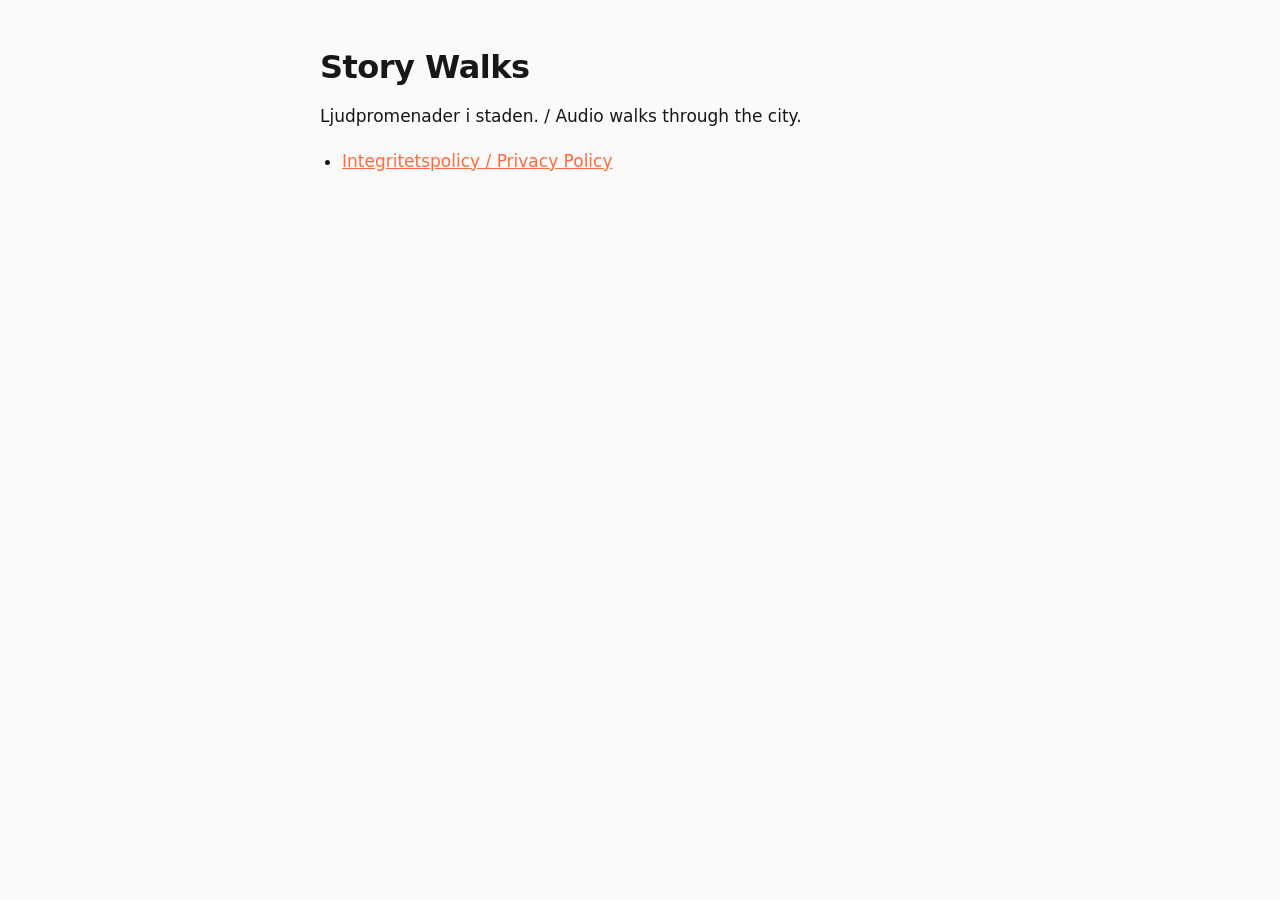
<file: index.html>
<!doctype html>
<html lang="sv">
<head>
<meta charset="utf-8">
<meta name="viewport" content="width=device-width, initial-scale=1">
<title>Story Walks</title>
<link rel="stylesheet" href="stil.css">
</head>
<body>
<main>
<h1>Story Walks</h1>
<p>Ljudpromenader i staden. / Audio walks through the city.</p>
<ul>
<li><a href="integritet/">Integritetspolicy / Privacy Policy</a></li>
</ul>
</main>
</body>
</html>
</file>
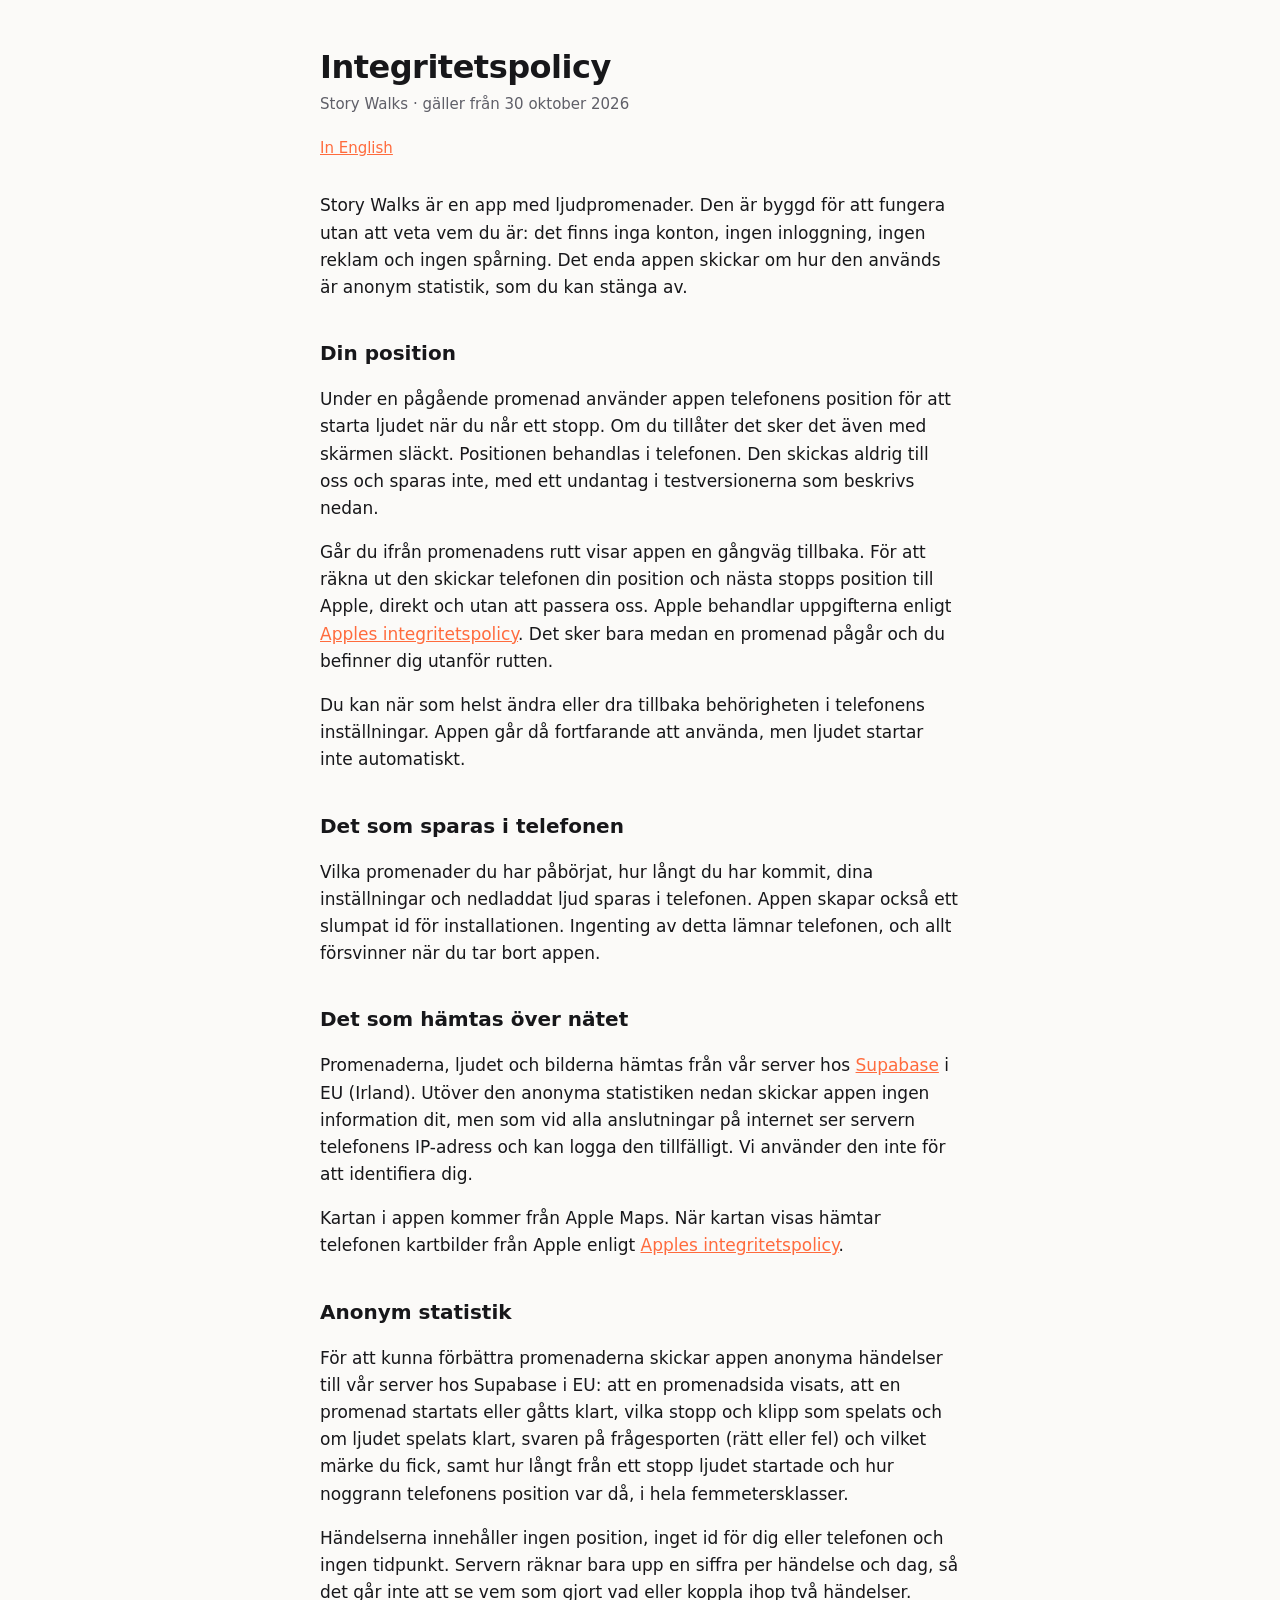
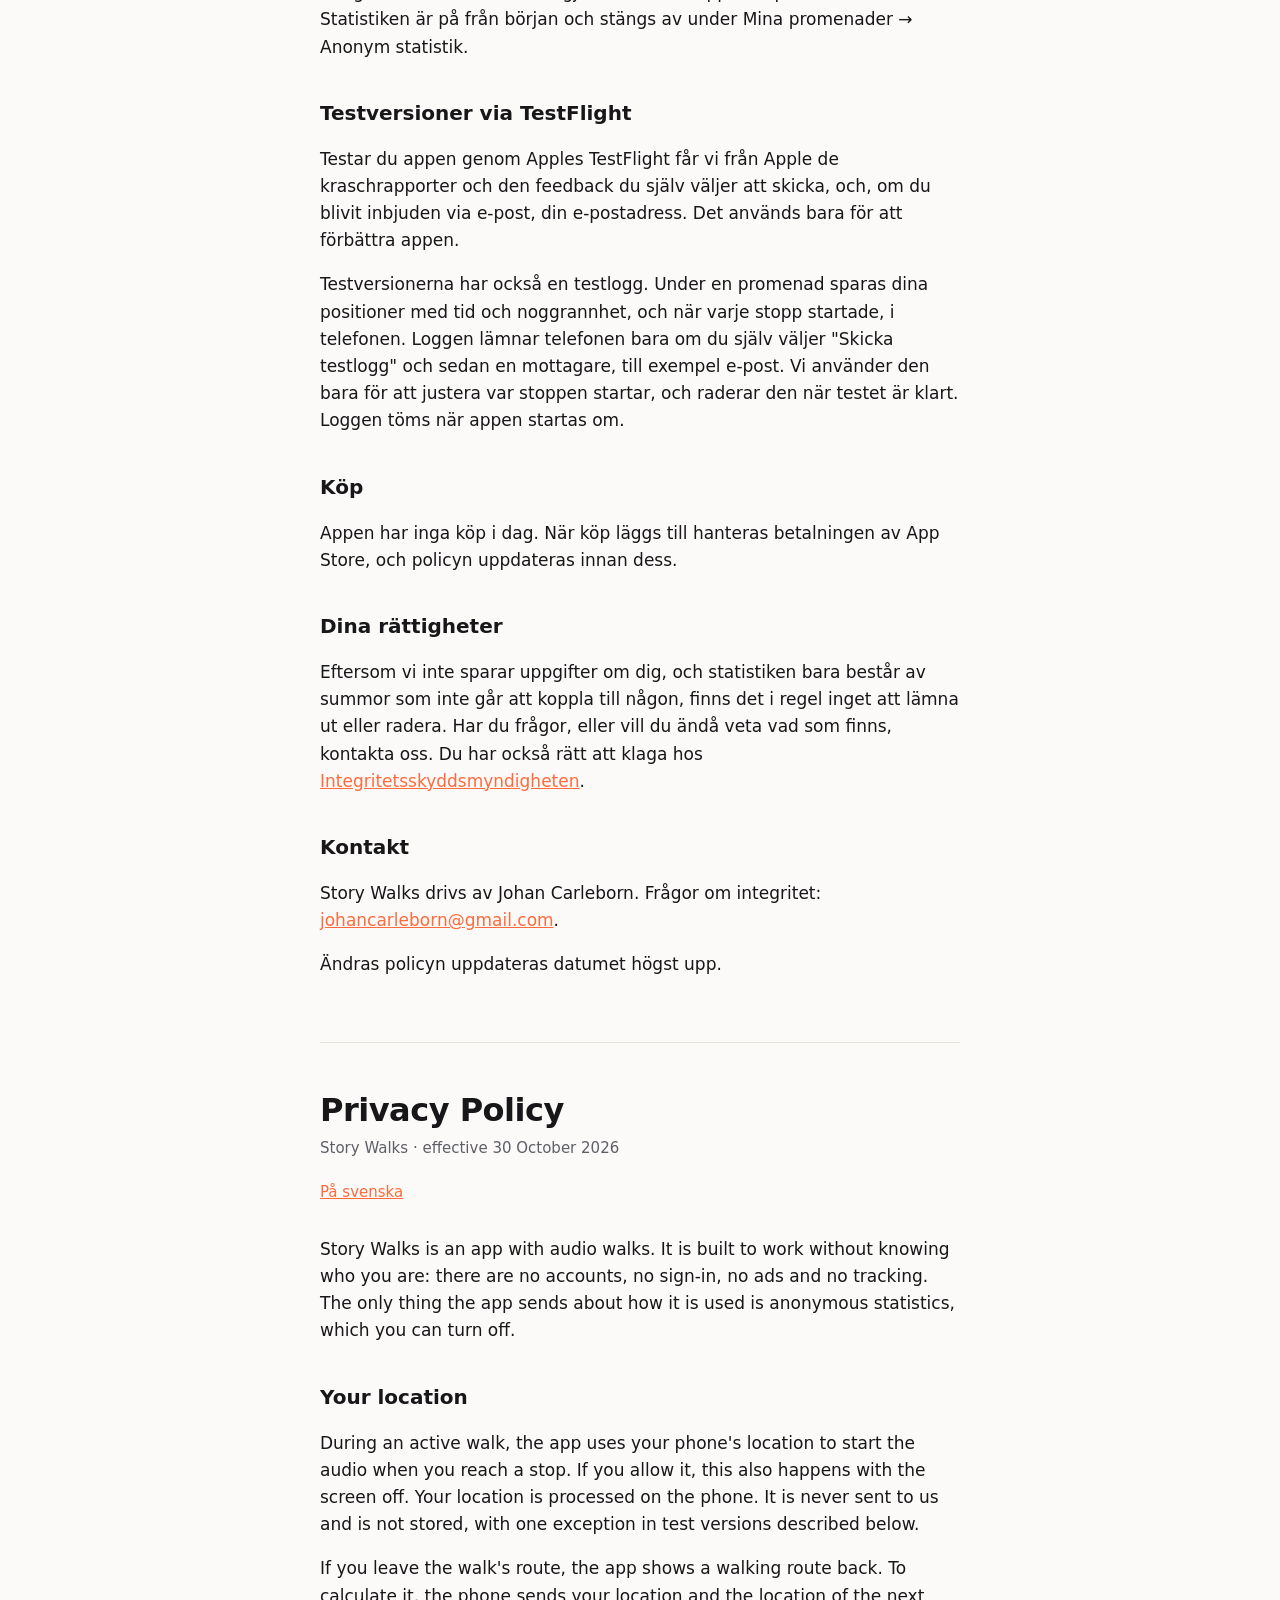
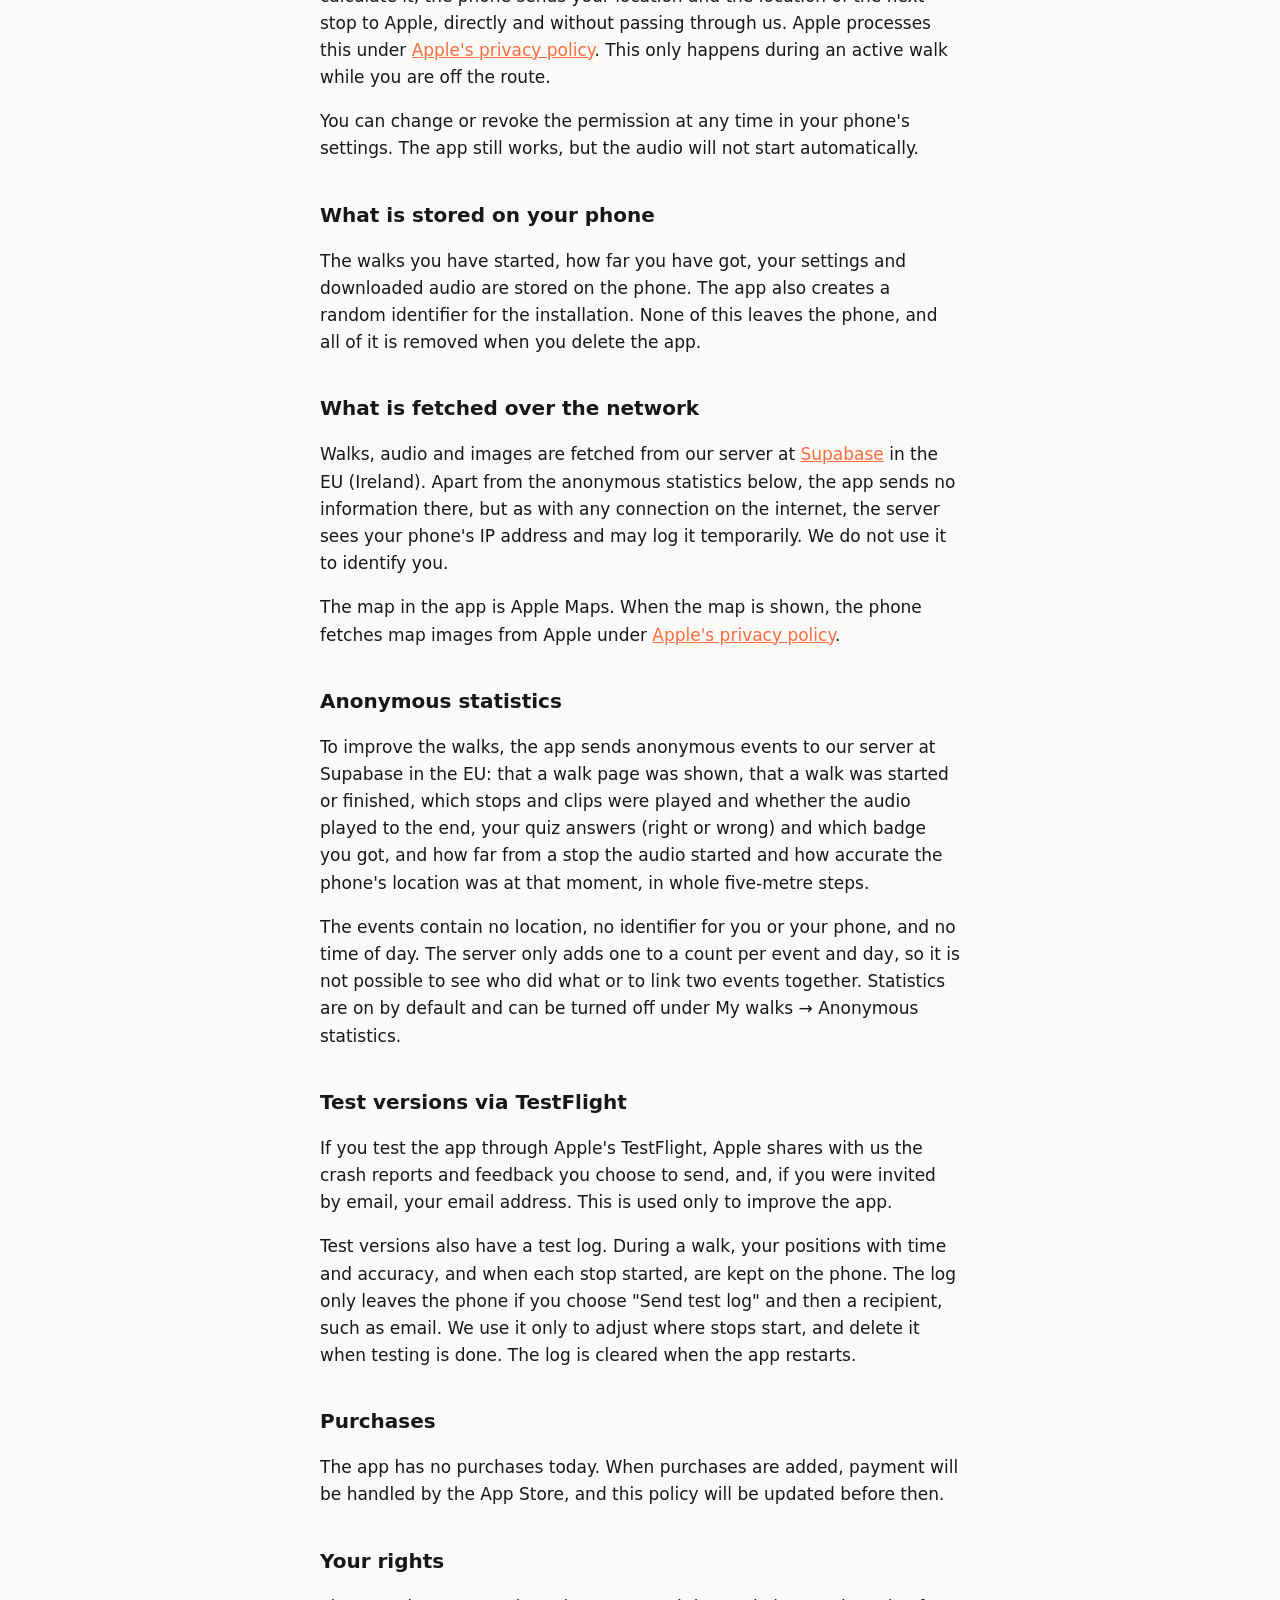
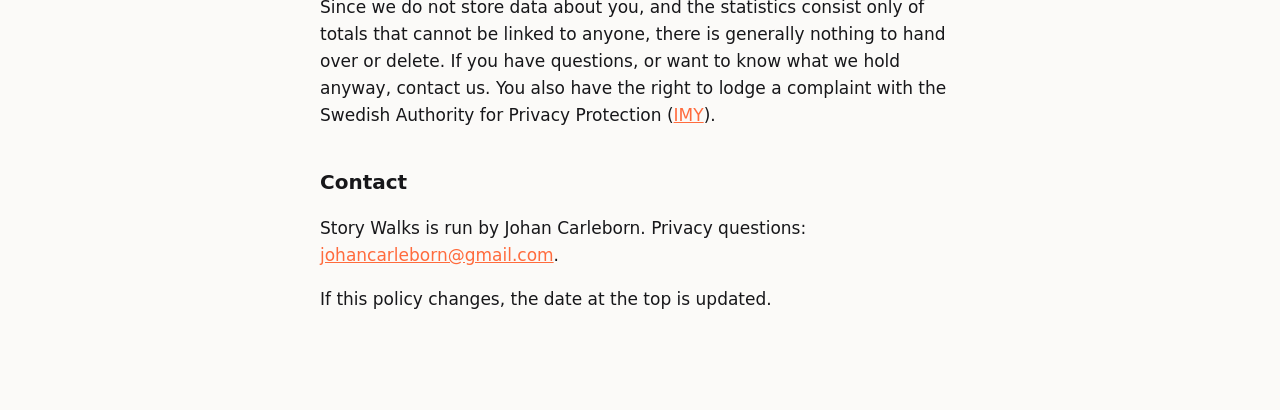
<file: integritet/index.html>
<!doctype html>
<html lang="sv">
<head>
<meta charset="utf-8">
<meta name="viewport" content="width=device-width, initial-scale=1">
<title>Integritetspolicy – Story Walks</title>
<link rel="stylesheet" href="../stil.css">
</head>
<body>
<main>

<section id="sv" lang="sv">
<h1>Integritetspolicy</h1>
<p class="datum">Story Walks · gäller från 30 oktober 2026</p>
<p class="sprak"><a href="#en">In English</a></p>

<p>Story Walks är en app med ljudpromenader. Den är byggd för att fungera utan att veta vem du är: det finns inga konton, ingen inloggning, ingen reklam och ingen spårning. Det enda appen skickar om hur den används är anonym statistik, som du kan stänga av.</p>

<h2>Din position</h2>
<p>Under en pågående promenad använder appen telefonens position för att starta ljudet när du når ett stopp. Om du tillåter det sker det även med skärmen släckt. Positionen behandlas i telefonen. Den skickas aldrig till oss och sparas inte, med ett undantag i testversionerna som beskrivs nedan.</p>
<p>Går du ifrån promenadens rutt visar appen en gångväg tillbaka. För att räkna ut den skickar telefonen din position och nästa stopps position till Apple, direkt och utan att passera oss. Apple behandlar uppgifterna enligt <a href="https://www.apple.com/legal/privacy/">Apples integritetspolicy</a>. Det sker bara medan en promenad pågår och du befinner dig utanför rutten.</p>
<p>Du kan när som helst ändra eller dra tillbaka behörigheten i telefonens inställningar. Appen går då fortfarande att använda, men ljudet startar inte automatiskt.</p>

<h2>Det som sparas i telefonen</h2>
<p>Vilka promenader du har påbörjat, hur långt du har kommit, dina inställningar och nedladdat ljud sparas i telefonen. Appen skapar också ett slumpat id för installationen. Ingenting av detta lämnar telefonen, och allt försvinner när du tar bort appen.</p>

<h2>Det som hämtas över nätet</h2>
<p>Promenaderna, ljudet och bilderna hämtas från vår server hos <a href="https://supabase.com/privacy">Supabase</a> i EU (Irland). Utöver den anonyma statistiken nedan skickar appen ingen information dit, men som vid alla anslutningar på internet ser servern telefonens IP-adress och kan logga den tillfälligt. Vi använder den inte för att identifiera dig.</p>
<p>Kartan i appen kommer från Apple Maps. När kartan visas hämtar telefonen kartbilder från Apple enligt <a href="https://www.apple.com/legal/privacy/">Apples integritetspolicy</a>.</p>

<h2>Anonym statistik</h2>
<p>För att kunna förbättra promenaderna skickar appen anonyma händelser till vår server hos Supabase i EU: att en promenadsida visats, att en promenad startats eller gåtts klart, vilka stopp och klipp som spelats och om ljudet spelats klart, svaren på frågesporten (rätt eller fel) och vilket märke du fick, samt hur långt från ett stopp ljudet startade och hur noggrann telefonens position var då, i hela femmetersklasser.</p>
<p>Händelserna innehåller ingen position, inget id för dig eller telefonen och ingen tidpunkt. Servern räknar bara upp en siffra per händelse och dag, så det går inte att se vem som gjort vad eller koppla ihop två händelser. Statistiken är på från början och stängs av under Mina promenader → Anonym statistik.</p>

<h2>Testversioner via TestFlight</h2>
<p>Testar du appen genom Apples TestFlight får vi från Apple de kraschrapporter och den feedback du själv väljer att skicka, och, om du blivit inbjuden via e-post, din e-postadress. Det används bara för att förbättra appen.</p>
<p>Testversionerna har också en testlogg. Under en promenad sparas dina positioner med tid och noggrannhet, och när varje stopp startade, i telefonen. Loggen lämnar telefonen bara om du själv väljer "Skicka testlogg" och sedan en mottagare, till exempel e-post. Vi använder den bara för att justera var stoppen startar, och raderar den när testet är klart. Loggen töms när appen startas om.</p>

<h2>Köp</h2>
<p>Appen har inga köp i dag. När köp läggs till hanteras betalningen av App Store, och policyn uppdateras innan dess.</p>

<h2>Dina rättigheter</h2>
<p>Eftersom vi inte sparar uppgifter om dig, och statistiken bara består av summor som inte går att koppla till någon, finns det i regel inget att lämna ut eller radera. Har du frågor, eller vill du ändå veta vad som finns, kontakta oss. Du har också rätt att klaga hos <a href="https://www.imy.se">Integritetsskyddsmyndigheten</a>.</p>

<h2>Kontakt</h2>
<p>Story Walks drivs av Johan Carleborn. Frågor om integritet: <a href="mailto:johancarleborn@gmail.com">johancarleborn@gmail.com</a>.</p>
<p>Ändras policyn uppdateras datumet högst upp.</p>
</section>

<hr>

<section id="en" lang="en">
<h1>Privacy Policy</h1>
<p class="datum">Story Walks · effective 30 October 2026</p>
<p class="sprak"><a href="#sv">På svenska</a></p>

<p>Story Walks is an app with audio walks. It is built to work without knowing who you are: there are no accounts, no sign-in, no ads and no tracking. The only thing the app sends about how it is used is anonymous statistics, which you can turn off.</p>

<h2>Your location</h2>
<p>During an active walk, the app uses your phone's location to start the audio when you reach a stop. If you allow it, this also happens with the screen off. Your location is processed on the phone. It is never sent to us and is not stored, with one exception in test versions described below.</p>
<p>If you leave the walk's route, the app shows a walking route back. To calculate it, the phone sends your location and the location of the next stop to Apple, directly and without passing through us. Apple processes this under <a href="https://www.apple.com/legal/privacy/">Apple's privacy policy</a>. This only happens during an active walk while you are off the route.</p>
<p>You can change or revoke the permission at any time in your phone's settings. The app still works, but the audio will not start automatically.</p>

<h2>What is stored on your phone</h2>
<p>The walks you have started, how far you have got, your settings and downloaded audio are stored on the phone. The app also creates a random identifier for the installation. None of this leaves the phone, and all of it is removed when you delete the app.</p>

<h2>What is fetched over the network</h2>
<p>Walks, audio and images are fetched from our server at <a href="https://supabase.com/privacy">Supabase</a> in the EU (Ireland). Apart from the anonymous statistics below, the app sends no information there, but as with any connection on the internet, the server sees your phone's IP address and may log it temporarily. We do not use it to identify you.</p>
<p>The map in the app is Apple Maps. When the map is shown, the phone fetches map images from Apple under <a href="https://www.apple.com/legal/privacy/">Apple's privacy policy</a>.</p>

<h2>Anonymous statistics</h2>
<p>To improve the walks, the app sends anonymous events to our server at Supabase in the EU: that a walk page was shown, that a walk was started or finished, which stops and clips were played and whether the audio played to the end, your quiz answers (right or wrong) and which badge you got, and how far from a stop the audio started and how accurate the phone's location was at that moment, in whole five-metre steps.</p>
<p>The events contain no location, no identifier for you or your phone, and no time of day. The server only adds one to a count per event and day, so it is not possible to see who did what or to link two events together. Statistics are on by default and can be turned off under My walks → Anonymous statistics.</p>

<h2>Test versions via TestFlight</h2>
<p>If you test the app through Apple's TestFlight, Apple shares with us the crash reports and feedback you choose to send, and, if you were invited by email, your email address. This is used only to improve the app.</p>
<p>Test versions also have a test log. During a walk, your positions with time and accuracy, and when each stop started, are kept on the phone. The log only leaves the phone if you choose "Send test log" and then a recipient, such as email. We use it only to adjust where stops start, and delete it when testing is done. The log is cleared when the app restarts.</p>

<h2>Purchases</h2>
<p>The app has no purchases today. When purchases are added, payment will be handled by the App Store, and this policy will be updated before then.</p>

<h2>Your rights</h2>
<p>Since we do not store data about you, and the statistics consist only of totals that cannot be linked to anyone, there is generally nothing to hand over or delete. If you have questions, or want to know what we hold anyway, contact us. You also have the right to lodge a complaint with the Swedish Authority for Privacy Protection (<a href="https://www.imy.se/en/">IMY</a>).</p>

<h2>Contact</h2>
<p>Story Walks is run by Johan Carleborn. Privacy questions: <a href="mailto:johancarleborn@gmail.com">johancarleborn@gmail.com</a>.</p>
<p>If this policy changes, the date at the top is updated.</p>
</section>

</main>
</body>
</html>
</file>
<file: stil.css>
:root {
  --accent: #ff6b3d;
  --ink: #17171a;
  --sub: #5f5f68;
  --line: #e7e3dc;
  --page: #fbfaf8;
}
@media (prefers-color-scheme: dark) {
  :root {
    --ink: #f2f1ee;
    --sub: #a8a8b0;
    --line: #2c2c31;
    --page: #17171a;
  }
}
* { box-sizing: border-box; }
html { -webkit-text-size-adjust: 100%; }
body {
  margin: 0;
  background: var(--page);
  color: var(--ink);
  font: 17px/1.6 ui-sans-serif, system-ui, -apple-system, "Segoe UI", Roboto, sans-serif;
}
main { max-width: 680px; margin: 0 auto; padding: 48px 20px 80px; }
h1 { font-size: 32px; line-height: 1.2; letter-spacing: -0.5px; margin: 0 0 6px; }
h2 { font-size: 20px; margin: 36px 0 8px; }
p, li { color: var(--ink); }
ul { padding-left: 22px; }
a { color: var(--accent); }
.sprak { display: flex; gap: 16px; margin: 0 0 32px; font-size: 15px; }
.datum { color: var(--sub); font-size: 15px; margin: 0 0 20px; }
hr { border: 0; border-top: 1px solid var(--line); margin: 64px 0 48px; }
</file>
